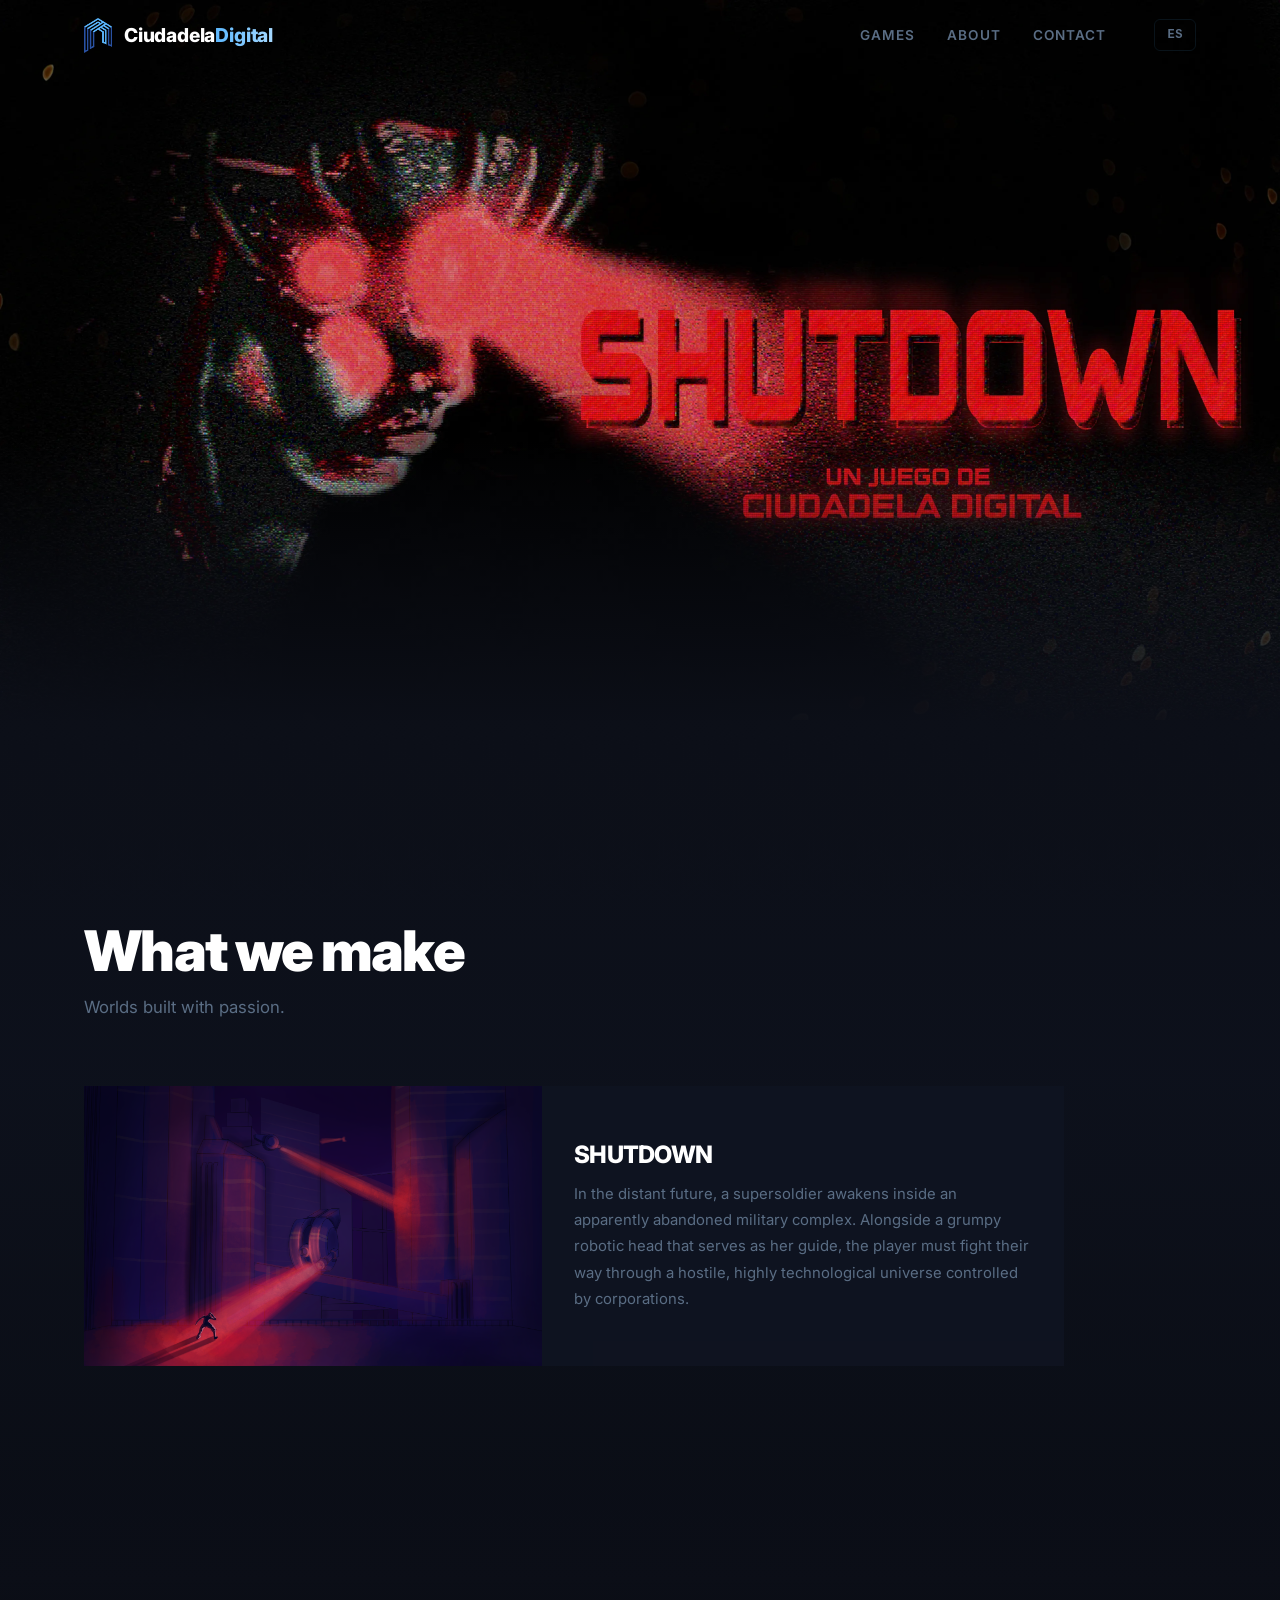
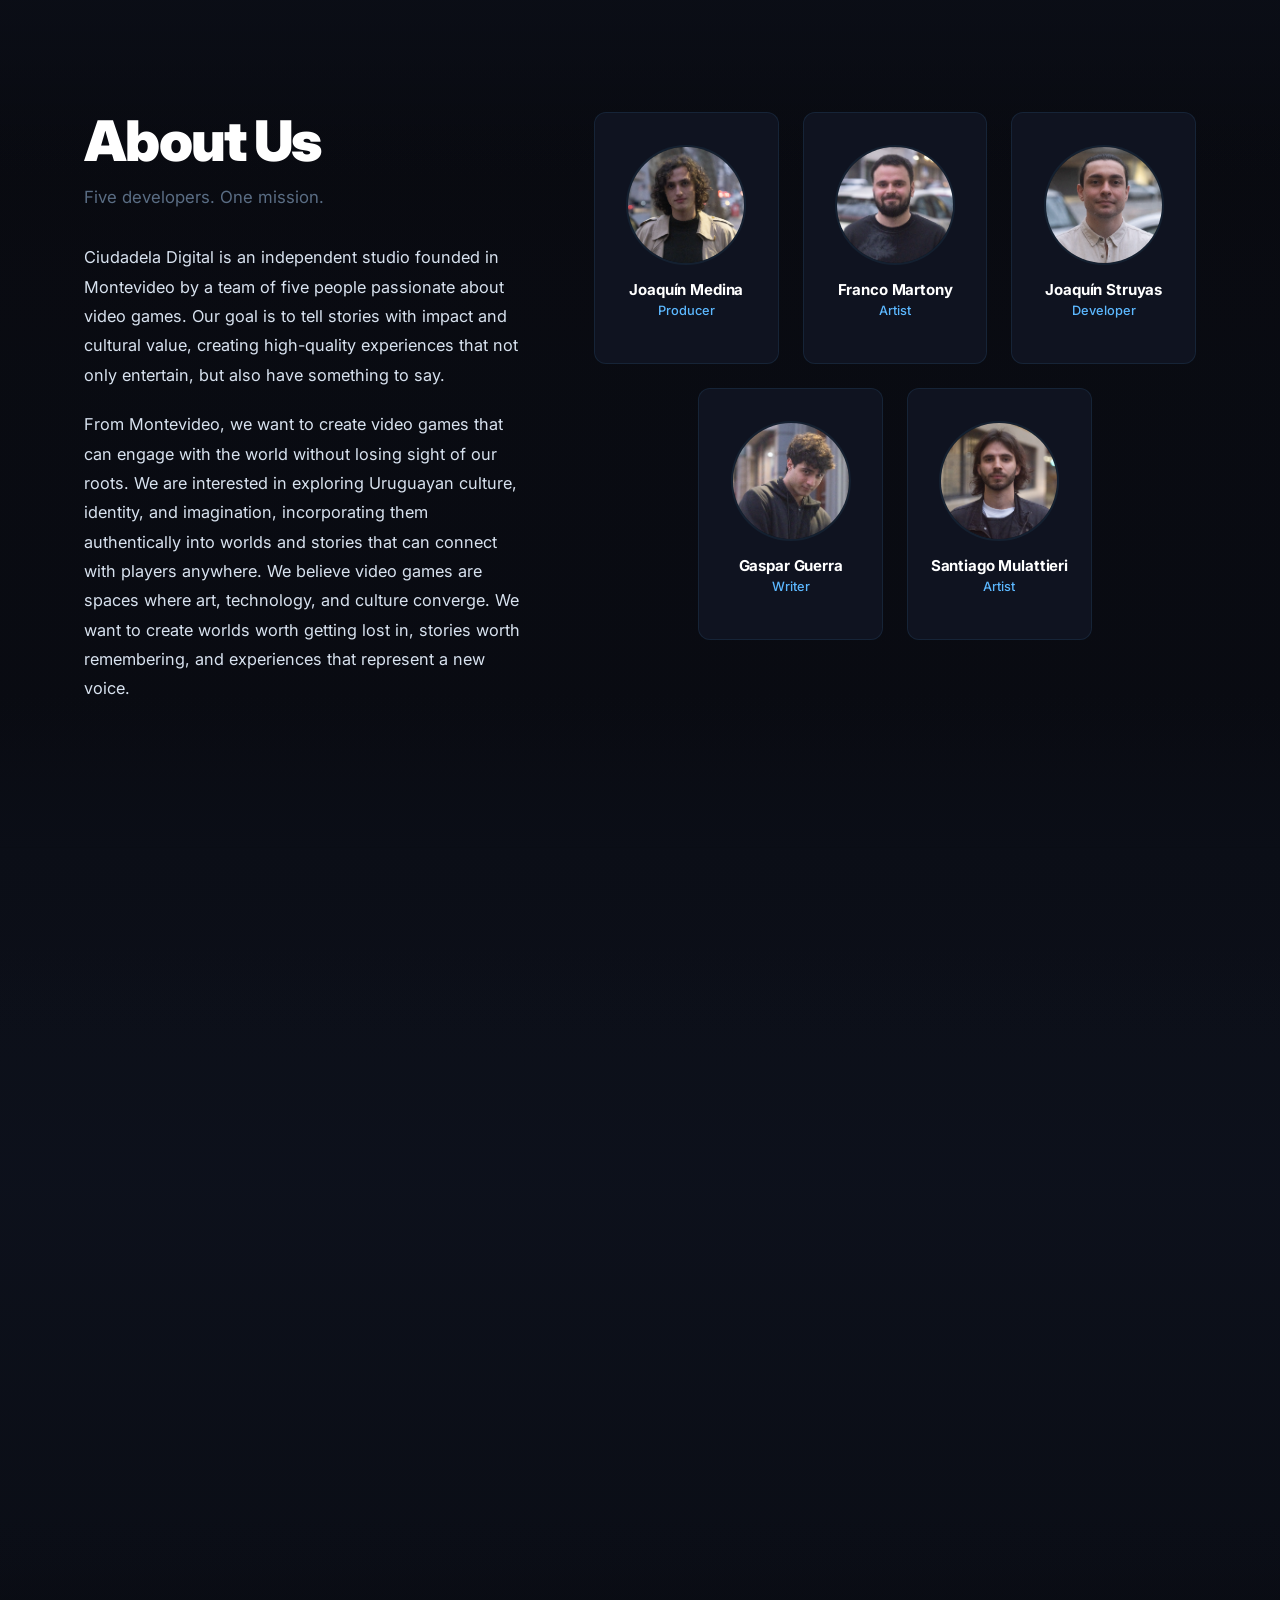
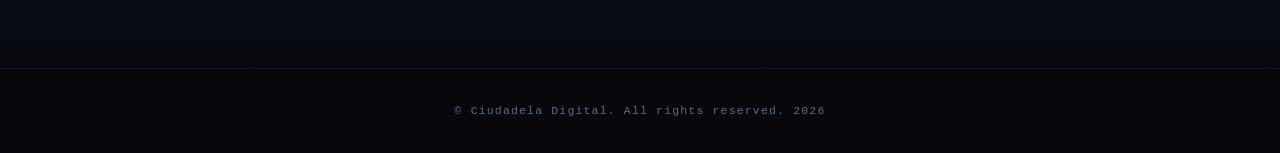
<file: index.html>
<!DOCTYPE html>
<html lang="en">

<head>
  <meta charset="UTF-8">
  <meta name="viewport" content="width=device-width, initial-scale=1.0">
  <title data-i18n="page.title">Ciudadela Digital</title>
  <link rel="icon" href="assets/favicon.ico" sizes="any">
  <link rel="icon" type="image/png" sizes="512x512" href="assets/img/favicon.png">
  <link rel="shortcut icon" href="assets/favicon.ico">
  <link rel="preconnect" href="https://fonts.googleapis.com">
  <link rel="preconnect" href="https://fonts.gstatic.com" crossorigin>
  <link href="https://fonts.googleapis.com/css2?family=Inter:wght@100..900&display=swap" rel="stylesheet">
  <link rel="stylesheet" href="assets/css/style.css">
</head>

<body>
  <header class="site-header">
    <nav class="nav">
      <a href="#" class="nav__logo">
        <img src="assets/img/isotype.png" alt="Ciudadela Digital" class="nav__logo-img">
        <span class="nav__logo-text">Ciudadela<em>Digital</em></span>
      </a>
      <div class="nav__menu" id="nav-menu">
        <a href="#games" class="nav__link" data-i18n="nav.games">Games</a>
        <a href="#about" class="nav__link" data-i18n="nav.about">About</a>
        <a href="#contact" class="nav__link" data-i18n="nav.contact">Contact</a>
        <button id="lang-toggle" class="nav__link nav__lang-btn">EN</button>
      </div>
      <button class="nav__toggle" aria-expanded="false" aria-label="Toggle navigation">
        <span class="nav__toggle-bar"></span>
        <span class="nav__toggle-bar"></span>
        <span class="nav__toggle-bar"></span>
      </button>
    </nav>
  </header>

  <main>
    <section id="hero" class="hero">
      <div class="hero__parallax" style="background-image: url('assets/img/banners/cover.webp');">
      </div>
    </section>

    <section id="games" class="section games">
      <div class="container">
        <header class="section__header reveal">
          <h2 class="section__title" data-i18n="games.title">Our Games</h2>
          <p class="section__subtitle" data-i18n="games.subtitle">Worlds built with passion.</p>
        </header>
        <div class="game-card-container reveal">
          <div class="game-card-content">
            <div class="game-card-image">
              <img src="assets/img/banners/game.png" alt="SHUTDOWN artwork">
            </div>
            <div class="game-card-text">
              <h3 class="game-card__title">SHUTDOWN</h3>
              <p class="game-card__desc" data-i18n="game.desc">A third-person action game set inside a collapsing AI
                megastructure. Fight rogue systems, hack terminals, and race the clock before the entire network wipes
                itself clean.</p>
            </div>
          </div>
        </div>
      </div>
    </section>

    <section id="about" class="section about">
      <div class="container">
        <div class="about__grid">
          <div class="about__left reveal reveal--left">
            <header class="section__header">
              <h2 class="section__title" data-i18n="about.title">About Us</h2>
              <p class="section__subtitle" data-i18n="about.subtitle">Five developers. One mission.</p>
            </header>
            <div class="about__text">
              <p data-i18n="about.p1">Ciudadela Digital is a five-person independent studio passionate about creating
                memorable, handcrafted games. Founded in Montevideo, we believe that small teams can build experiences
                that rival those of much larger studios — as long as every pixel, line of code, and sound effect is made
                with intention.</p>
              <p data-i18n="about.p2">We draw inspiration from retro aesthetics, sci-fi narratives, and the richness of
                Latin American culture. Our games are designed to challenge, surprise, and above all, stay with you long
                after you put the controller down.</p>
            </div>
          </div>
          <div class="team reveal reveal--right">
            <div class="team__member">
              <div class="team__avatar"><span>JM</span><img src="assets/img/team/joaco.webp" alt=""></div>
              <div>
                <span class="team__name">Joaquín Medina</span>
                <span class="team__role" data-i18n="team.role.producer">Co-founder & Producer</span>
              </div>
            </div>
            <div class="team__member">
              <div class="team__avatar"><span>FM</span><img src="assets/img/team/franco.webp" alt=""></div>
              <div>
                <span class="team__name">Franco Martony</span>
                <span class="team__role" data-i18n="team.role.artist">Co-founder & Artist</span>
              </div>
            </div>
            <div class="team__member">
              <div class="team__avatar"><span>JS</span><img src="assets/img/team/stru.webp" alt=""></div>
              <div>
                <span class="team__name">Joaquín Struyas</span>
                <span class="team__role" data-i18n="team.role.developer">Co-founder & Developer</span>
              </div>
            </div>
            <div class="team__member">
              <div class="team__avatar"><span>GG</span><img src="assets/img/team/gaspi.webp" alt=""></div>
              <div>
                <span class="team__name">Gaspar Guerra</span>
                <span class="team__role" data-i18n="team.role.writer">Co-founder & Writer</span>
              </div>
            </div>
            <div class="team__member">
              <div class="team__avatar"><span>SM</span><img src="assets/img/team/mula.webp" alt=""></div>
              <div>
                <span class="team__name">Santiago Mulattieri</span>
                <span class="team__role" data-i18n="team.role.artist">Co-founder & Artist</span>
              </div>
            </div>
          </div>
        </div>
      </div>
    </section>

    <section id="contact" class="section contact">
      <div class="container contact__inner reveal">
        <header class="section__header">
          <h2 class="section__title" data-i18n="contact.title">Get in Touch</h2>
          <p class="section__subtitle" data-i18n="contact.subtitle">Press, collaborations, or just saying hi - we'd love
            to hear from you.</p>
        </header>
        <a href="mailto:hello@ciudadeladigital.com" class="btn btn--primary" style="margin-bottom: var(--sp-12);"
          data-i18n="contact.email">hello@ciudadeladigital.com</a>
        <div class="social">
          <a href="https://discord.gg/b86BCHXKxp" class="social__link" target="_blank" rel="noopener">
            <svg width="16" height="16" viewBox="0 0 24 24" fill="currentColor">
              <path
                d="M20.317 4.37a19.791 19.791 0 0 0-4.885-1.515.074.074 0 0 0-.079.037c-.21.375-.444.864-.608 1.25a18.27 18.27 0 0 0-5.487 0 12.64 12.64 0 0 0-.617-1.25.077.077 0 0 0-.079-.037A19.736 19.736 0 0 0 3.677 4.37a.07.07 0 0 0-.032.027C.533 9.046-.32 13.58.099 18.057a.082.082 0 0 0 .031.057 19.9 19.9 0 0 0 5.993 3.03.078.078 0 0 0 .084-.028 14.09 14.09 0 0 0 1.226-1.994.076.076 0 0 0-.041-.106 13.107 13.107 0 0 1-1.872-.892.077.077 0 0 1-.008-.128 10.2 10.2 0 0 0 .372-.292.074.074 0 0 1 .077-.01c3.928 1.793 8.18 1.793 12.062 0a.074.074 0 0 1 .078.01c.12.098.246.198.373.292a.077.077 0 0 1-.006.127 12.299 12.299 0 0 1-1.873.892.077.077 0 0 0-.041.107c.36.698.772 1.362 1.225 1.993a.076.076 0 0 0 .084.028 19.839 19.839 0 0 0 6.002-3.03.077.077 0 0 0 .032-.054c.5-5.177-.838-9.674-3.549-13.66a.061.061 0 0 0-.031-.03zM8.02 15.33c-1.183 0-2.157-1.085-2.157-2.419 0-1.333.956-2.419 2.157-2.419 1.21 0 2.176 1.096 2.157 2.42 0 1.333-.956 2.418-2.157 2.418zm7.975 0c-1.183 0-2.157-1.085-2.157-2.419 0-1.333.955-2.419 2.157-2.419 1.21 0 2.176 1.096 2.157 2.42 0 1.333-.946 2.418-2.157 2.418z" />
            </svg>
            <span>Discord</span>
          </a>
          <a href="https://www.youtube.com/@CiudadelaDigital" class="social__link" target="_blank" rel="noopener">
            <svg width="16" height="16" viewBox="0 0 24 24" fill="currentColor">
              <path
                d="M23.498 6.186a3.016 3.016 0 0 0-2.122-2.136C19.505 3.545 12 3.545 12 3.545s-7.505 0-9.377.505A3.017 3.017 0 0 0 .502 6.186C0 8.07 0 12 0 12s0 3.93.502 5.814a3.016 3.016 0 0 0 2.122 2.136c1.871.505 9.376.505 9.376.505s7.505 0 9.377-.505a3.015 3.015 0 0 0 2.122-2.136C24 15.93 24 12 24 12s0-3.93-.502-5.814zM9.545 15.568V8.432L15.818 12l-6.273 3.568z" />
            </svg>
            <span>YouTube</span>
          </a>
          <a href="https://www.reddit.com/user/CiudadelaDigital/" class="social__link" target="_blank" rel="noopener">
            <svg width="16" height="16" viewBox="0 0 24 24" fill="currentColor">
              <path
                d="M12 0C5.373 0 0 5.373 0 12c0 3.314 1.343 6.314 3.515 8.485L1.5 22.5H12c6.627 0 12-5.373 12-12S18.627 0 12 0zm6.5 10.5c.828 0 1.5.672 1.5 1.5 0 .6-.35 1.12-.86 1.36.07.3.11.6.11.9 0 2.76-3.13 5-7 5s-7-2.24-7-5c0-.3.04-.6.11-.9A1.5 1.5 0 1 1 6.5 10.5c.4 0 .77.16 1.04.42 1-.7 2.34-1.15 3.83-1.2l.8-3.2a.4.4 0 0 1 .47-.3l2.3.5a1.1 1.1 0 1 1-.12.58l-1.9-.4-.65 2.5c1.45.07 2.75.52 3.73 1.2.27-.27.64-.42 1.04-.42zM9 12.5a1 1 0 1 0 0 2 1 1 0 0 0 0-2zm6 0a1 1 0 1 0 0 2 1 1 0 0 0 0-2zm-5.2 3.7a.4.4 0 0 0-.28.68c.7.7 1.66 1.02 2.48 1.02s1.78-.32 2.48-1.02a.4.4 0 1 0-.56-.56c-.5.5-1.2.78-1.92.78s-1.42-.28-1.92-.78a.4.4 0 0 0-.28-.12z" />
            </svg>
            <span>Reddit</span>
          </a>
          <a href="https://x.com/CiudadelaDtl" class="social__link" target="_blank" rel="noopener">
            <svg width="15" height="16" viewBox="0 0 24 24" fill="currentColor">
              <path
                d="M17.244 2.25h3.308l-7.227 8.26 8.502 11.24H16.17l-5.214-6.817L4.99 21.75H1.68l7.73-8.835L1.254 2.25H8.08l4.713 6.231zm-1.161 17.52h1.833L7.084 4.126H5.117z" />
            </svg>
            <span>X</span>
          </a>
        </div>
      </div>
    </section>
  </main>

  <footer class="site-footer">
    <div class="container">
      <p><span data-i18n="footer.rights">© Ciudadela Digital. All rights reserved.</span> <span id="footer-year"></span>
      </p>
    </div>
  </footer>

  <script src="assets/js/main.js"></script>
</body>

</html>
</file>
<file: assets/css/style.css>
:root {
  --blue-deep: #2a52a3;
  --blue-light: #5cb8ff;
  --blue-glow: rgba(92, 184, 254, 0.12);
  --blue-glow-strong: rgba(92, 184, 254, 0.25);

  --bg-base: #07080d;
  --bg-surface: #0c0f18;
  --bg-card: #0f1320;
  --bg-card-hi: #141828;

  --text: #d8e2ef;
  --text-muted: #5a6d84;
  --text-bright: #ffffff;

  --border: rgba(92, 184, 254, 0.1);
  --border-hover: rgba(92, 184, 254, 0.4);

  --nav-height: 72px;
  --footer-height: 0px;
  --hero-image-ratio: 16 / 9;

  --font-display: 'Inter', sans-serif;
  --font-body: 'Inter', sans-serif;
  --font-mono: ui-monospace, 'Cascadia Code', 'Segoe UI Mono', monospace;

  --ease-out-expo: cubic-bezier(0.16, 1, 0.3, 1);
  --ease-smooth: cubic-bezier(0.4, 0, 0.2, 1);

  --sp-1: 0.25rem;
  --sp-2: 0.5rem;
  --sp-3: 0.75rem;
  --sp-4: 1rem;
  --sp-5: 1.25rem;
  --sp-6: 1.5rem;
  --sp-8: 2rem;
  --sp-10: 2.5rem;
  --sp-12: 3rem;
  --sp-16: 4rem;
  --sp-20: 5rem;
  --sp-24: 6rem;
  --sp-32: 8rem;

  --radius-sm: 6px;
  --radius: 12px;
  --radius-lg: 20px;
}

*,
*::before,
*::after {
  box-sizing: border-box;
  margin: 0;
  padding: 0;
}

html {
  scroll-behavior: auto;
  -webkit-text-size-adjust: 100%;
}

img,
svg {
  display: block;
  max-width: 100%;
}

ul {
  list-style: none;
}

a {
  text-decoration: none;
  color: inherit;
}

button {
  background: none;
  border: none;
  cursor: pointer;
}

body {
  font-family: var(--font-body);
  font-size: 1rem;
  line-height: 1.7;
  color: var(--text);
  background-color: var(--bg-base);
  background-image:
    linear-gradient(rgba(7, 8, 13, 0.75), rgba(7, 8, 13, 0.75)),
    url('../img/bg-pattern.png');
  background-repeat: repeat;
  background-size: 50px;
  background-attachment: scroll, fixed;
  overflow-x: hidden;
}

.container {
  width: 100%;
  max-width: 1160px;
  margin-inline: auto;
  padding-inline: var(--sp-6);
}

/* ══════════════════════════════════════════════════════════════
   NAVIGATION
═══════════════════════════════════════════════════════════════ */
.site-header {
  position: fixed;
  top: 0;
  left: 0;
  right: 0;
  z-index: 100;
  height: var(--nav-height);
  transition: background-color 0.4s var(--ease-smooth), backdrop-filter 0.4s, border-color 0.4s;
  border-bottom: 1px solid transparent;
}

.site-header.is-scrolled {
  background: rgba(7, 8, 13, 0.75);
  backdrop-filter: blur(20px) saturate(1.4);
  -webkit-backdrop-filter: blur(20px) saturate(1.4);
  border-bottom-color: var(--border);
}

.nav {
  display: flex;
  align-items: center;
  justify-content: space-between;
  height: 100%;
  max-width: 1160px;
  margin-inline: auto;
  padding-inline: var(--sp-6);
}

.nav__logo {
  display: flex;
  align-items: center;
  gap: var(--sp-3);
  font-family: var(--font-display);
  font-size: 1.2rem;
  font-weight: 800;
  letter-spacing: -0.01em;
  color: var(--text-bright);
  flex-shrink: 0;
  transition: opacity 0.2s;
}

.nav__logo:hover {
  opacity: 0.85;
}

.nav__logo-img {
  height: 36px;
  width: auto;
  object-fit: contain;
}

.nav__logo-text em {
  font-style: normal;
  background: linear-gradient(90deg, var(--blue-light), #a5d8ff);
  -webkit-background-clip: text;
  -webkit-text-fill-color: transparent;
  background-clip: text;
}

.nav__menu {
  display: flex;
  align-items: center;
  gap: var(--sp-8);
}

.nav__link {
  font-family: var(--font-display);
  font-size: 0.85rem;
  font-weight: 600;
  letter-spacing: 0.08em;
  text-transform: uppercase;
  color: var(--text-muted);
  position: relative;
  transition: color 0.25s;
  padding-block: var(--sp-2);
}

.nav__link::after {
  content: '';
  position: absolute;
  bottom: 0;
  left: 0;
  width: 0;
  height: 2px;
  background: var(--blue-light);
  transition: width 0.3s var(--ease-out-expo);
  border-radius: 99px;
}

.nav__link:hover,
.nav__link--active {
  color: var(--blue-light);
}

.nav__link:hover::after,
.nav__link--active::after {
  width: 100%;
}

.nav__toggle {
  display: none;
  flex-direction: column;
  gap: 5px;
  padding: var(--sp-2);
  z-index: 200;
}

.nav__toggle-bar {
  display: block;
  width: 24px;
  height: 2px;
  background: var(--text);
  border-radius: 99px;
  transition: transform 0.35s var(--ease-out-expo), opacity 0.25s, background-color 0.25s;
}

/* ══════════════════════════════════════════════════════════════
   HERO
═══════════════════════════════════════════════════════════════ */
.hero {
  position: relative;
  min-height: 0;
  height: calc(100vw / (var(--hero-image-ratio)));
  display: flex;
  align-items: center;
  overflow: hidden;
  padding-top: 0;
  isolation: isolate;
}

.hero::before,
.hero::after {
  content: '';
  position: absolute;
  pointer-events: none;
  z-index: 0;
}

.hero::after {
  left: 0;
  right: 0;
  bottom: 0;
  height: min(32vh, 280px);
  z-index: 1;
  background: linear-gradient(to bottom, rgba(12, 15, 24, 0) 0%, rgba(12, 15, 24, 0.55) 55%, rgba(12, 15, 24, 0.96) 100%);
}

.hero__parallax {
  position: absolute;
  inset: 0;
  height: 100%;
  background-size: 100% auto !important;
  background-position: center top !important;
  background-repeat: no-repeat;
  pointer-events: none;
  transform: none;
  will-change: auto;
}

.hero {
  background-color: black;
}

.hero__content {
  position: relative;
  z-index: 2;
  padding-block: var(--sp-24);
}

.hero__content--game {
  min-height: 100%;
  display: flex;
  flex-direction: column;
  align-items: center;
  justify-content: flex-end;
  padding-block: calc(var(--nav-height) + var(--sp-6)) var(--sp-6);
  text-align: center;
}

.hero__content--game .hero__cta {
  margin-top: auto;
}

.hero__content::after {
  content: '';
  position: absolute;
  left: 50%;
  bottom: -1.5rem;
  width: min(92vw, 1100px);
  height: 120px;
  transform: translateX(-50%);
  pointer-events: none;
  background:
    radial-gradient(ellipse 72% 100% at 50% 0%, rgba(12, 15, 24, 0.45) 0%, rgba(12, 15, 24, 0.12) 44%, transparent 76%),
    linear-gradient(to bottom, rgba(12, 15, 24, 0) 0%, rgba(12, 15, 24, 0.76) 100%);
  filter: blur(14px);
  opacity: 0.82;
  z-index: -1;
}

.hero__eyebrow {
  font-family: var(--font-mono);
  font-size: 0.7rem;
  letter-spacing: 0.3em;
  text-transform: uppercase;
  color: var(--blue-light);
  margin-bottom: var(--sp-5);
  opacity: 0;
  animation: fadeInUp 0.7s 0.2s var(--ease-out-expo) forwards;
}

.hero__eyebrow-dot {
  display: inline-block;
  width: 6px;
  height: 6px;
  border-radius: 50%;
  background: var(--blue-light);
  margin-right: var(--sp-3);
  box-shadow: 0 0 8px var(--blue-light);
  animation: blink 2s ease-in-out infinite;
}

@keyframes blink {

  0%,
  100% {
    opacity: 1;
  }

  50% {
    opacity: 0.3;
  }
}

.hero__title {
  font-family: var(--font-display);
  font-size: clamp(3.8rem, 11vw, 9rem);
  font-weight: 900;
  line-height: 0.9;
  letter-spacing: -0.04em;
  color: var(--text-bright);
  margin-bottom: var(--sp-6);
  opacity: 0;
  animation: fadeInUp 0.9s 0.4s var(--ease-out-expo) forwards;
}

.hero__title--game {
  font-size: clamp(3.2rem, 11vw, 8.5rem);
  line-height: 0.94;
  margin-bottom: var(--sp-10);
  max-width: 9ch;
  text-wrap: balance;
  text-shadow: 0 10px 30px rgba(0, 0, 0, 0.38);
}

.hero__cta {
  display: flex;
  flex-wrap: wrap;
  gap: var(--sp-4);
  opacity: 0;
  animation: fadeInUp 0.8s 0.85s var(--ease-out-expo) forwards;
  justify-content: center;
}

/* ══════════════════════════════════════════════════════════════
   SECTIONS — shared
═══════════════════════════════════════════════════════════════ */
.section {
  padding-block: var(--sp-16) var(--sp-20);
  position: relative;
  display: flex;
  flex-direction: column;
  justify-content: center;
  scroll-margin-top: var(--nav-height);
}

.about,
.games,
.contact {
  position: relative;
  isolation: isolate;
}

.about .container,
.games .container,
.contact .container {
  position: relative;
  z-index: 1;
}

.section__header {
  margin-bottom: var(--sp-16);
}

.section__label {
  font-family: var(--font-mono);
  font-size: 0.68rem;
  letter-spacing: 0.28em;
  text-transform: uppercase;
  color: var(--blue-light);
  margin-bottom: var(--sp-3);
  display: block;
}

.section__title {
  font-family: var(--font-display);
  font-size: clamp(2rem, 5vw, 3.5rem);
  font-weight: 900;
  letter-spacing: -0.03em;
  color: var(--text-bright);
  line-height: 1.05;
  margin-bottom: var(--sp-3);
}

.section__subtitle {
  font-size: 1.05rem;
  color: var(--text-muted);
}

/* ══════════════════════════════════════════════════════════════
   ABOUT
═══════════════════════════════════════════════════════════════ */
.about__grid {
  display: grid;
  grid-template-columns: 1fr 1.35fr;
  gap: var(--sp-16);
  align-items: start;
}

.about__left {
  display: flex;
  flex-direction: column;
}

.about__left .section__header {
  margin-bottom: var(--sp-8);
}

.about__text p {
  color: var(--text);
  line-height: 1.8;
  margin-bottom: var(--sp-5);
  font-size: 1.02rem;
}

.about__text p:last-child {
  margin-bottom: 0;
}

.team {
  display: grid;
  grid-template-columns: repeat(6, minmax(0, 1fr));
  gap: var(--sp-6);
  align-items: stretch;
  grid-auto-rows: 1fr;
}

.team__member {
  grid-column: span 2;
  display: flex;
  flex-direction: column;
  align-items: center;
  justify-content: center;
  text-align: center;
  gap: var(--sp-3);
  padding: var(--sp-5) var(--sp-4);
  min-height: 252px;
  height: 100%;
  background: var(--bg-card);
  border: 1px solid var(--border);
  border-radius: var(--radius);
  transition: border-color 0.3s, background-color 0.3s, transform 0.3s var(--ease-out-expo);
}

.team__member:hover {
  border-color: var(--border-hover);
  background: var(--bg-card-hi);
  transform: translateY(-4px);
}

.team__member:nth-child(4) {
  grid-column: 2 / span 2;
}

.team__member:nth-child(5) {
  grid-column: 4 / span 2;
}

.team__avatar {
  position: relative;
  width: 120px;
  height: 120px;
  flex-shrink: 0;
  border-radius: 50%;
  overflow: hidden;
  border: 2px solid var(--border);
  background: var(--bg-surface);
  display: flex;
  align-items: center;
  justify-content: center;
}

.team__avatar img {
  position: absolute;
  inset: 0;
  width: 100%;
  height: 100%;
  object-fit: cover;
}

.team__avatar span {
  font-family: var(--font-display);
  font-size: 0.75rem;
  font-weight: 700;
  color: var(--blue-light);
  z-index: 1;
}

.team__avatar img:not([src='']) {
  z-index: 2;
}

.team__name {
  display: block;
  font-family: var(--font-display);
  font-size: 0.94rem;
  font-weight: 700;
  color: var(--text-bright);
  letter-spacing: -0.01em;
}

.team__role {
  display: block;
  font-size: 0.8rem;
  color: var(--blue-light);
  font-weight: 500;
  margin-block: 0;
  line-height: 1.4;
  min-height: 2.24em;
}

/* ══════════════════════════════════════════════════════════════
   GAMES
═══════════════════════════════════════════════════════════════ */

.games::before,
.contact::before {
  content: '';
  position: absolute;
  left: 0;
  right: 0;
  top: 0;
  height: clamp(60px, 10vh, 120px);
  pointer-events: none;
  z-index: 0;
}

.games .container {
  position: relative;
  z-index: 1;
}

.game-card-container {
  width: min(100%, 980px);
  margin-inline: auto;
  overflow: hidden;
  position: relative;
  min-height: 280px;
  background: var(--bg-card);
  display: flex;
  flex-direction: row;
  align-items: stretch;
  padding: 0 !important;
  margin: 0 !important;
  line-height: 0;
  box-sizing: border-box;
}

.game-card-content {
  display: flex;
  flex-direction: row;
  align-items: stretch;
  width: 100%;
  height: 100%;
  padding: 0 !important;
  margin: 0 !important;
  line-height: 0;
  box-sizing: border-box;
  position: relative;
}

.game-card-image {
  flex: 1;
  min-width: 0;
  min-height: 280px;
  position: relative;
  height: auto;
  align-self: stretch;
  display: flex;
  overflow: hidden;
  padding: 0 !important;
  margin: 0 !important;
  line-height: 0;
  box-sizing: border-box;
}

.game-card-image img {
  width: 100%;
  height: 100%;
  flex: 1 1 auto;
  object-fit: cover;
  object-position: center top;
  display: block;
  margin: 0 !important;
  padding: 0 !important;
  line-height: 0;
  box-sizing: border-box;
}

.game-card-text {
  flex: 1;
  min-width: 0;
  padding: var(--sp-8);
  display: flex;
  flex-direction: column;
  justify-content: center;
  align-items: flex-start;
  background: rgba(15, 19, 32, 0.7);
  margin: 0 !important;
  padding-top: 0 !important;
  padding-bottom: 0 !important;
  padding-left: var(--sp-8) !important;
  padding-right: var(--sp-8) !important;
  line-height: normal;
  box-sizing: border-box;
  position: relative;
}

.game-card__title {
  font-family: var(--font-display);
  font-size: 1.5rem;
  font-weight: 800;
  letter-spacing: -0.03em;
  color: var(--text-bright);
  margin-bottom: var(--sp-3);
}

.game-card__desc {
  font-size: 0.93rem;
  color: var(--text-muted);
  line-height: 1.75;
  margin-bottom: 0;
  max-width: 58ch;
}

@media (max-width: 900px) {
  .game-card-container {
    flex-direction: column;
    min-height: 400px;
  }
  
  .game-card-content {
    flex-direction: column;
    height: auto;
    min-height: 0;
  }

  .game-card-image {
    min-height: 260px;
  }
  
  .game-card-text {
    padding: var(--sp-6);
  }
}

/* ══════════════════════════════════════════════════════════════
   CONTACT
═══════════════════════════════════════════════════════════════ */
.contact__inner {
  text-align: center;
  max-width: 680px;
  margin-inline: auto;
}

.contact__email {
  display: inline-flex;
  font-family: var(--font-mono);
  font-size: 1rem;
  margin-bottom: var(--sp-12);
}

.social {
  display: flex;
  flex-wrap: wrap;
  justify-content: center;
  gap: var(--sp-3);
}

.social__link {
  display: flex;
  align-items: center;
  gap: var(--sp-2);
  padding: var(--sp-3) var(--sp-5);
  border: 1px solid var(--border);
  border-radius: var(--radius);
  background: var(--bg-card);
  color: var(--text-muted);
  font-size: 0.85rem;
  font-weight: 500;
  transition: color 0.25s, border-color 0.25s, background-color 0.25s, transform 0.3s var(--ease-out-expo);
}

.social__link:hover {
  color: var(--blue-light);
  border-color: var(--border-hover);
  background: var(--bg-card-hi);
  transform: translateY(-3px);
}

.social__link svg {
  flex-shrink: 0;
}

/* ══════════════════════════════════════════════════════════════
   BUTTONS
═══════════════════════════════════════════════════════════════ */
.btn {
  display: inline-flex;
  align-items: center;
  gap: var(--sp-2);
  font-family: var(--font-display);
  font-size: 0.88rem;
  font-weight: 700;
  letter-spacing: 0.05em;
  text-transform: uppercase;
  padding: 0.75em 1.8em;
  border-radius: var(--radius-sm);
  transition: background-color 0.25s, color 0.25s, border-color 0.25s, box-shadow 0.3s, transform 0.25s var(--ease-out-expo);
  position: relative;
  overflow: hidden;
  white-space: nowrap;
}

.btn--primary {
  background: var(--blue-deep);
  color: #fff;
  border: 1px solid transparent;
  box-shadow: 0 0 0 0 rgba(92, 184, 254, 0);
}

.btn--primary::before {
  content: '';
  position: absolute;
  inset: 0;
  background: linear-gradient(135deg, rgba(92, 184, 254, 0.15), transparent);
  opacity: 0;
  transition: opacity 0.3s;
}

.btn--primary:hover {
  background: #3464bb;
  box-shadow: 0 0 20px rgba(92, 184, 254, 0.3), 0 4px 16px rgba(41, 82, 162, 0.4);
  transform: translateY(-2px);
}

.btn--primary:hover::before {
  opacity: 1;
}

.btn--ghost {
  background: transparent;
  color: var(--blue-light);
  border: 1px solid rgba(92, 184, 254, 0.3);
}

.btn--ghost:hover {
  background: rgba(92, 184, 254, 0.07);
  border-color: var(--blue-light);
  transform: translateY(-2px);
}

.btn--sm {
  font-size: 0.78rem;
  padding: 0.55em 1.3em;
}

/* ══════════════════════════════════════════════════════════════
   FOOTER
═══════════════════════════════════════════════════════════════ */
@media (min-width: 901px) {
  .contact.section {
    min-height: calc(100dvh - 80px);
  }
}

.site-footer {
  padding-block: var(--sp-8);
  text-align: center;
  border-top: 1px solid var(--border);
  background: rgba(7, 8, 13, 0.6);
}

.site-footer p {
  font-family: var(--font-mono);
  font-size: 0.72rem;
  letter-spacing: 0.1em;
  color: var(--text-muted);
}

@keyframes fadeInUp {
  from {
    opacity: 0;
    transform: translateY(28px);
  }

  to {
    opacity: 1;
    transform: translateY(0);
  }
}

@keyframes fadeIn {
  from {
    opacity: 0;
  }

  to {
    opacity: 1;
  }
}

.reveal {
  --reveal-x: 0px;
  --reveal-y: 72px;
  --reveal-scale-start: 0.95;
  opacity: 0;
  transform: translate3d(var(--reveal-x), var(--reveal-y), 0) scale(var(--reveal-scale-start));
  transition: opacity 0.45s var(--ease-smooth), transform 0.55s var(--ease-out-expo);
  will-change: opacity, transform;
}

.reveal--left {
  --reveal-x: -110px;
  --reveal-y: 0px;
}

.reveal--right {
  --reveal-x: 110px;
  --reveal-y: 0px;
}

.reveal--scale {
  --reveal-y: 28px;
  --reveal-scale-start: 0.88;
}

.reveal.is-visible {
  opacity: 1;
  transform: translate3d(0, 0, 0) scale(1);
}

.reveal[data-delay='1'] {
  transition-delay: 0.12s;
}

.reveal[data-delay='2'] {
  transition-delay: 0.24s;
}

.reveal[data-delay='3'] {
  transition-delay: 0.36s;
}

.reveal[data-delay='4'] {
  transition-delay: 0.48s;
}

.reveal[data-delay='5'] {
  transition-delay: 0.6s;
}

/* ══════════════════════════════════════════════════════════════
   404 PAGE
═══════════════════════════════════════════════════════════════ */
.error-page {
  min-height: 100dvh;
  display: flex;
  flex-direction: column;
  align-items: center;
  justify-content: center;
  text-align: center;
  padding: var(--sp-8);
  position: relative;
  overflow: hidden;
}

.error-page__glow {
  position: absolute;
  top: 40%;
  left: 50%;
  transform: translate(-50%, -50%);
  width: 600px;
  height: 600px;
  background: radial-gradient(circle, rgba(41, 82, 162, 0.2) 0%, transparent 70%);
  pointer-events: none;
}

.error-page__content {
  position: relative;
  z-index: 1;
  max-width: 580px;
}

.error-code {
  font-family: var(--font-display);
  font-size: clamp(6rem, 22vw, 12rem);
  font-weight: 900;
  line-height: 1;
  letter-spacing: -0.06em;
  background: linear-gradient(135deg, var(--blue-light) 0%, var(--blue-deep) 100%);
  -webkit-background-clip: text;
  -webkit-text-fill-color: transparent;
  background-clip: text;
  filter: drop-shadow(0 0 40px rgba(92, 184, 254, 0.25));
  margin-bottom: var(--sp-4);
}

.error-label {
  font-family: var(--font-mono);
  font-size: 0.7rem;
  letter-spacing: 0.25em;
  text-transform: uppercase;
  color: var(--text-muted);
  margin-bottom: var(--sp-6);
}

.error-title {
  font-family: var(--font-display);
  font-size: clamp(1.5rem, 4vw, 2.2rem);
  font-weight: 800;
  letter-spacing: -0.03em;
  color: var(--text-bright);
  margin-bottom: var(--sp-4);
}

.error-desc {
  color: var(--text-muted);
  font-size: 1rem;
  line-height: 1.7;
  margin-bottom: var(--sp-8);
}

.error-actions {
  display: flex;
  flex-wrap: wrap;
  gap: var(--sp-4);
  justify-content: center;
}

/* ══════════════════════════════════════════════════════════════
   RESPONSIVE
═══════════════════════════════════════════════════════════════ */
@media (max-width: 900px) {
  .about__grid {
    grid-template-columns: 1fr;
    gap: var(--sp-8);
  }

  .game-card {
    aspect-ratio: 4 / 3;
  }

  .about__left .section__header {
    margin-bottom: var(--sp-6);
  }

  .about__text.reveal--left {
    --reveal-x: -92px;
    --reveal-scale-start: 0.985;
  }

  .team.reveal--right {
    --reveal-x: 92px;
    --reveal-scale-start: 0.985;
  }

  .team {
    grid-template-columns: repeat(2, minmax(0, 1fr));
    gap: var(--sp-5);
  }

  .team__member {
    grid-column: auto;
    aspect-ratio: auto;
    min-height: 220px;
  }

  .team__member:nth-child(4),
  .team__member:nth-child(5) {
    grid-column: auto;
  }

  .team__member:last-child {
    grid-column: 1 / -1;
    max-width: 300px;
    margin-inline: auto;
    width: 100%;
  }

  .hero__title {
    font-size: clamp(3rem, 13vw, 6rem);
  }
}

@media (max-width: 640px) {
  :root {
    --nav-height: 64px;
  }

  .nav__toggle {
    display: flex;
    position: relative;
    z-index: 200;
  }

  .nav__menu {
    position: fixed;
    top: 0;
    right: 0;
    bottom: 0;
    width: min(320px, 85vw);
    background: rgba(7, 8, 13, 0.97);
    backdrop-filter: blur(24px);
    border-left: 1px solid var(--border);
    flex-direction: column;
    align-items: flex-start;
    padding: calc(var(--nav-height) + var(--sp-8)) var(--sp-8) var(--sp-8);
    gap: var(--sp-6);
    transform: translateX(100%);
    transition: transform 0.4s var(--ease-out-expo);
    z-index: 150;
  }

  .nav__menu.is-open {
    transform: translateX(0);
  }

  .nav__link {
    font-size: 1.1rem;
    letter-spacing: 0.06em;
    color: var(--text);
  }

  .section {
    min-height: unset;
    padding-block: var(--sp-16) var(--sp-20);
  }

  .hero {
    max-height: none;
  }

  .hero__content {
    padding-block: var(--sp-16) var(--sp-20);
  }

  .hero__content--game {
    min-height: 100%;
  }

  .section__header {
    margin-bottom: var(--sp-10);
    text-align: center;
  }

  .section__label {
    text-align: center;
  }

  .about__text.reveal--left,
  .team.reveal--right {
    --reveal-x: 0px;
    --reveal-y: 54px;
  }

  .team {
    grid-template-columns: 1fr;
  }

  .team__member,
  .team__member:last-child {
    grid-column: auto;
    max-width: none;
    min-height: 0;
  }

  .reveal {
    transition-duration: 0.36s;
  }

  .about__text {
    text-align: center;
  }

  .about__text p {
    text-align: left;
  }

  .games__grid {
    grid-template-columns: 1fr;
  }

  .game-card__body {
    padding: var(--sp-5);
  }

  .hero__cta {
    flex-direction: column;
    align-items: center;
  }

  .hero__cta .btn {
    text-align: center;
    justify-content: center;
    width: 100%;
    max-width: 280px;
  }

  .hero__content {
    text-align: center;
  }

  .hero__tagline {
    margin-inline: auto;
  }

  .hero__title--game {
    max-width: 100%;
    margin-bottom: var(--sp-8);
  }

  .social {
    gap: var(--sp-2);
  }

  .social__link span {
    display: none;
  }

  .social__link {
    padding: var(--sp-3);
  }
}

.about {
  background:
    linear-gradient(180deg, rgba(11, 14, 23, 0.24) 0%, rgba(11, 14, 23, 0.52) 44%, rgba(9, 11, 18, 1) 100%);
}

.games {
  background:
    linear-gradient(180deg, rgba(12, 15, 24, 0.98) 0%, rgba(13, 17, 28, 0.96) 42%, rgba(10, 13, 21, 0.98) 100%);
}

.contact {
  background:
    linear-gradient(180deg, rgba(12, 15, 24, 0.98) 0%, rgba(13, 17, 28, 0.96) 42%, rgba(10, 13, 21, 0.98) 100%);
}

.games::before,
.contact::before,
.about::after,
.about::before,
.games::after,
.contact::after {
  content: '';
  position: absolute;
  left: 0;
  right: 0;
  pointer-events: none;
  z-index: 0;
}

.about::before,
.games::before,
.contact::before {
  top: 0;
  height: clamp(120px, 15vw, 210px);
}

.about::after,
.games::after,
.contact::after {
  bottom: 0;
  height: clamp(90px, 12vw, 170px);
}

.about::before {
  background: linear-gradient(180deg, rgba(11, 14, 23, 0.95) 0%, rgba(11, 14, 23, 0.6) 42%, rgba(11, 14, 23, 0.18) 78%, rgba(11, 14, 23, 0) 100%);
  background-size: 100% 100%;
  background-repeat: no-repeat;
  background-position: center top;
}

.games::before {
  background: linear-gradient(180deg, rgba(12, 15, 24, 0.9) 0%, rgba(12, 15, 24, 0.62) 42%, rgba(12, 15, 24, 0.2) 80%, rgba(12, 15, 24, 0) 100%);
  background-size: 100% 100%;
  background-repeat: no-repeat;
  background-position: center top;
}

.contact::before {
  background: linear-gradient(180deg, rgba(11, 14, 23, 0.95) 0%, rgba(11, 14, 23, 0.6) 42%, rgba(11, 14, 23, 0.18) 78%, rgba(11, 14, 23, 0) 100%);
  background-size: 100% 100%;
  background-repeat: no-repeat;
  background-position: center top;
}

.about::after {
  background: linear-gradient(0deg, rgba(11, 14, 23, 0.95) 0%, rgba(11, 14, 23, 0.6) 42%, rgba(11, 14, 23, 0.18) 78%, rgba(11, 14, 23, 0) 100%);
  background-size: 100% 100%;
  background-repeat: no-repeat;
  background-position: center bottom;
}

.games::after {
  background: linear-gradient(0deg, rgba(11, 14, 23, 0.95) 0%, rgba(11, 14, 23, 0.6) 42%, rgba(11, 14, 23, 0.18) 78%, rgba(11, 14, 23, 0) 100%);
  background-size: 100% 100%;
  background-repeat: no-repeat;
  background-position: center bottom;
}

.contact::after {
  background: linear-gradient(180deg, rgba(12, 16, 26, 0) 0%, rgba(10, 12, 20, 0.2) 34%, rgba(8, 10, 16, 0.48) 72%, rgba(7, 8, 13, 0.84) 100%);
}

@media (min-width: 901px) {

  .games.section,
  .about.section {
    min-height: min(96dvh, 980px);
  }
}

.nav__lang-btn {
  font-family: var(--font-mono);
  font-size: 0.75rem;
  font-weight: 600;
  letter-spacing: 0.05em;
  color: var(--text-muted);
  cursor: pointer;
  background: none;
  border: 1px solid var(--border);
  padding: var(--sp-2) var(--sp-3);
  border-radius: var(--radius-sm);
  transition: color 0.2s, border-color 0.2s, background-color 0.2s;
  margin-left: var(--sp-4);
}

.nav__lang-btn:hover,
.nav__lang-btn:focus {
  color: var(--blue-light);
  border-color: var(--border-hover);
  background: var(--blue-glow);
}

@media (max-width: 640px) {
  .nav__lang-btn {
    margin-left: 0;
    margin-top: var(--sp-6);
  }
}

@media (prefers-reduced-motion: reduce) {

  .hero__parallax,
  .reveal,
  .team__member,
  .game-card,
  .social__link,
  .btn,
  .nav__link::after,
  .nav__toggle-bar {
    animation: none !important;
    transition: none !important;
  }

  .reveal {
    opacity: 1;
    transform: none;
  }
}
</file>
